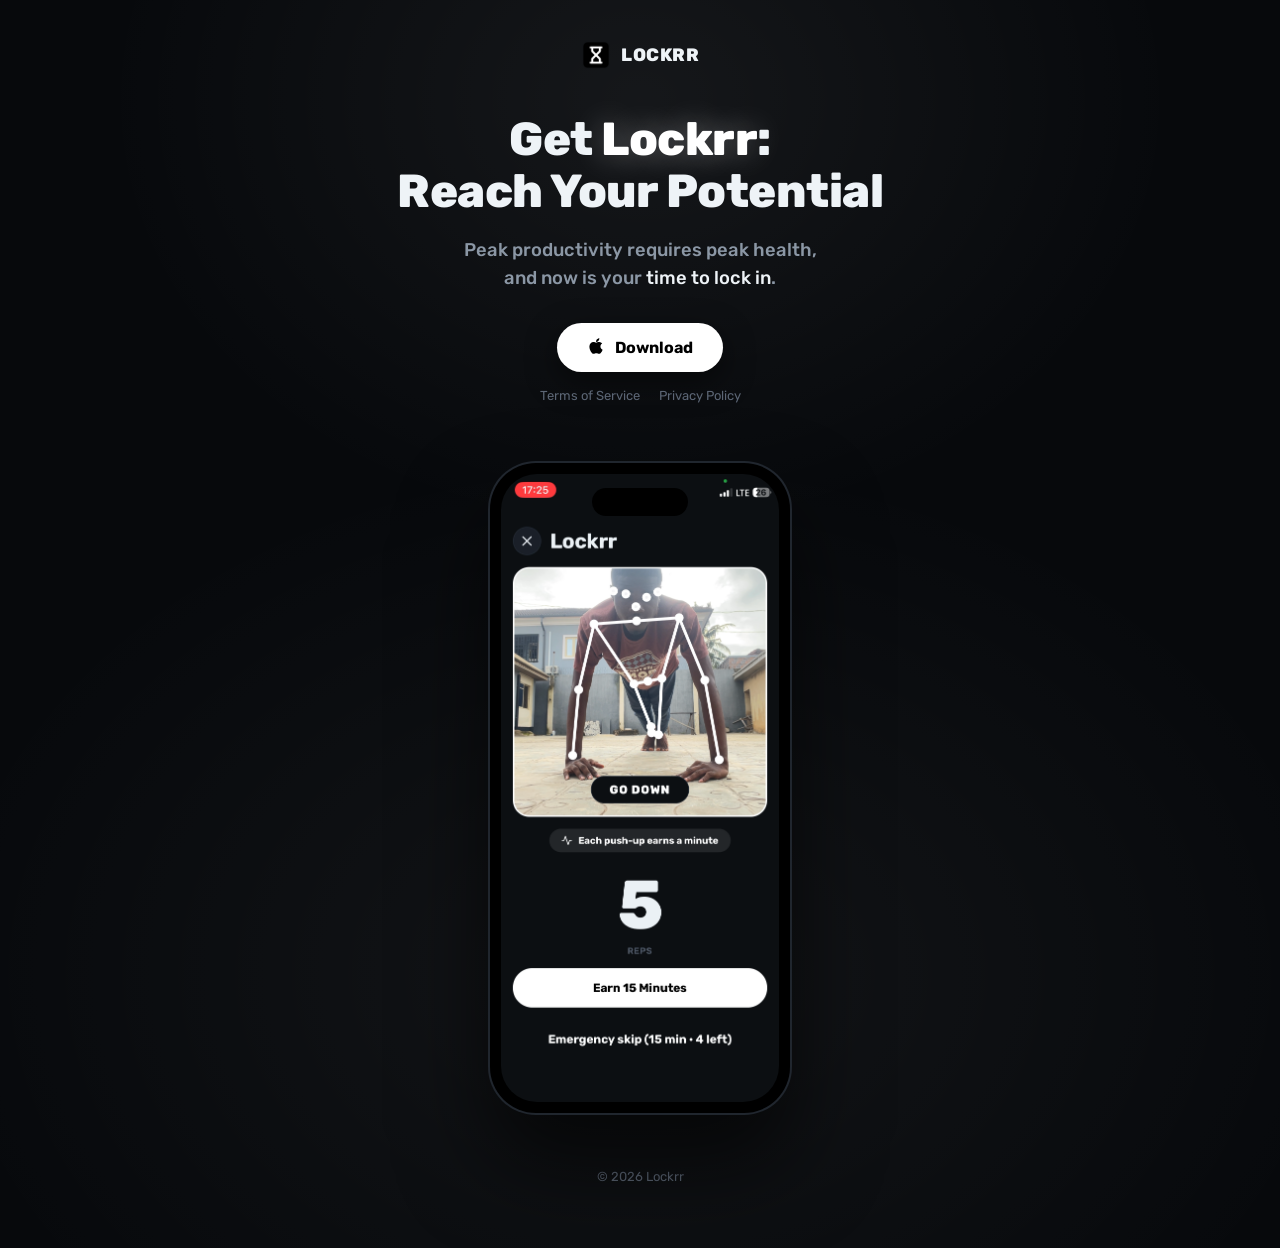
<file: index.html>
<!doctype html>
<html lang="en">
  <head>
    <meta charset="utf-8" />
    <meta name="viewport" content="width=device-width, initial-scale=1" />
    <title>Lockrr — Earn Your Screen Time</title>
    <meta
      name="description"
      content="Lockrr blocks distracting apps and makes you earn screen time with camera-counted push-ups. Peak productivity requires peak health." />
    <meta property="og:title" content="Lockrr — Earn Your Screen Time" />
    <meta
      property="og:description"
      content="Block distracting apps. Exercise to unlock them. Reach your potential." />
    <link rel="preconnect" href="https://fonts.googleapis.com" />
    <link rel="preconnect" href="https://fonts.gstatic.com" crossorigin />
    <link
      href="https://fonts.googleapis.com/css2?family=Rubik:wght@400;500;600;700;800&display=swap"
      rel="stylesheet" />
    <style>
      :root {
        --bg: #07090c;
        --surface: #151c24;
        --border: #26303b;
        --text: #eef3f7;
        --text-secondary: #8b97a5;
        --text-muted: #5c6675;
        --accent: #ffffff;
        --maxw: 640px;
      }
      * {
        box-sizing: border-box;
      }
      html {
        -webkit-text-size-adjust: 100%;
      }
      body {
        margin: 0;
        background: var(--bg);
        color: var(--text);
        font-family: "Rubik", system-ui, -apple-system, "Segoe UI", sans-serif;
        -webkit-font-smoothing: antialiased;
        text-rendering: optimizeLegibility;
        /* Subtle vignette + glow behind the hero, like the reference. */
        background-image:
          radial-gradient(60% 50% at 50% 8%, rgba(255, 255, 255, 0.06), transparent 70%),
          radial-gradient(80% 60% at 50% 78%, rgba(255, 255, 255, 0.05), transparent 70%);
        background-repeat: no-repeat;
      }

      .page {
        max-width: var(--maxw);
        margin: 0 auto;
        padding: 40px 24px 64px;
        text-align: center;
        display: flex;
        flex-direction: column;
        align-items: center;
      }

      /* Brand mark */
      .brand {
        display: inline-flex;
        align-items: center;
        gap: 10px;
        margin-bottom: 44px;
      }
      .brand img {
        width: 30px;
        height: 30px;
      }
      .brand span {
        font-weight: 800;
        font-size: 18px;
        letter-spacing: 0.5px;
      }

      /* Hero copy */
      h1 {
        font-size: clamp(2rem, 7vw, 2.9rem);
        line-height: 1.12;
        font-weight: 800;
        letter-spacing: -0.5px;
        margin: 0 0 18px;
      }
      h1 .hl {
        color: var(--accent);
        text-shadow: 0 0 30px rgba(255, 255, 255, 0.35);
      }
      .subtitle {
        max-width: 30ch;
        margin: 0 auto;
        color: var(--text-secondary);
        font-size: clamp(1rem, 2.4vw, 1.15rem);
        line-height: 1.55;
        font-weight: 500;
      }
      .subtitle .hl {
        color: var(--text);
      }

      /* Download button */
      .download {
        display: inline-flex;
        align-items: center;
        gap: 10px;
        margin-top: 30px;
        padding: 15px 30px;
        background: var(--accent);
        color: #000;
        font-weight: 700;
        font-size: 16px;
        text-decoration: none;
        border-radius: 999px;
        transition: transform 0.15s ease, box-shadow 0.15s ease;
        box-shadow: 0 10px 30px rgba(0, 0, 0, 0.5);
      }
      .download:hover {
        transform: translateY(-1px);
        box-shadow: 0 14px 38px rgba(0, 0, 0, 0.6);
      }
      .download svg {
        width: 18px;
        height: 18px;
        fill: #000;
        margin-top: -2px;
      }

      .legal {
        margin-top: 16px;
        font-size: 13px;
      }
      .legal a {
        color: var(--text-muted);
        text-decoration: none;
        margin: 0 8px;
      }
      .legal a:hover {
        color: var(--text-secondary);
      }

      /* Phone mockup */
      .phone-wrap {
        position: relative;
        margin-top: 60px;
        display: flex;
        justify-content: center;
      }
      .phone-wrap::before {
        content: "";
        position: absolute;
        inset: -8% -10% 4%;
        background: radial-gradient(50% 45% at 50% 45%, rgba(255, 255, 255, 0.08), transparent 70%);
        z-index: 0;
      }
      .phone {
        position: relative;
        z-index: 1;
        width: clamp(250px, 74vw, 300px);
        aspect-ratio: 9 / 19.5;
        background: #000;
        border-radius: 46px;
        padding: 11px;
        box-shadow:
          0 0 0 2px #20262e,
          0 50px 90px rgba(0, 0, 0, 0.65);
      }
      .phone-screen {
        position: relative;
        width: 100%;
        height: 100%;
        border-radius: 36px;
        overflow: hidden;
        background: var(--bg);
      }
      .phone-screen img {
        width: 100%;
        height: 100%;
        object-fit: cover;
        display: block;
      }
      .island {
        position: absolute;
        top: 14px;
        left: 50%;
        transform: translateX(-50%);
        width: 96px;
        height: 28px;
        background: #000;
        border-radius: 16px;
        z-index: 2;
      }

      footer {
        margin-top: 56px;
        color: var(--text-muted);
        font-size: 13px;
        text-align: center;
      }

      @media (max-width: 480px) {
        .page {
          padding: 28px 20px 48px;
        }
        .brand {
          margin-bottom: 32px;
        }
      }
    </style>
  </head>
  <body>
    <main class="page">
      <div class="brand">
        <img src="lockrr.png" alt="" />
        <span>LOCKRR</span>
      </div>

      <h1>
        Get <span class="hl">Lockrr</span>:<br />
        Reach Your Potential
      </h1>
      <p class="subtitle">
        Peak productivity requires peak health, and now is your
        <span class="hl">time to lock in</span>.
      </p>

      <!-- Replace href with your App Store link when live. -->
      <a class="download" href="#">
        <svg viewBox="0 0 384 512" aria-hidden="true">
          <path
            d="M318.7 268.7c-.2-36.7 16.4-64.4 50-84.8-18.8-26.9-47.2-41.7-84.7-44.6-35.5-2.8-74.3 20.7-88.5 20.7-15 0-49.4-19.7-76.4-19.7C63.3 141.2 4 184.8 4 273.5q0 39.3 14.4 81.2c12.8 36.7 59 126.7 107.2 125.2 25.2-.6 43-17.9 75.8-17.9 31.8 0 48.3 17.9 76.4 17.9 48.6-.7 90.4-82.5 102.6-119.3-65.2-30.7-61.7-90-61.7-91.9zM262.1 104.5c27.3-32.4 24.8-61.9 24-72.5-24.1 1.4-52 16.4-67.9 34.9-17.5 19.8-27.8 44.3-25.6 71.9 26.1 2 49.9-11.4 69.5-34.3z" />
        </svg>
        Download
      </a>

      <div class="legal">
        <a href="terms.html">Terms of Service</a>
        <a href="privacy.html">Privacy Policy</a>
      </div>

      <div class="phone-wrap">
        <div class="phone">
          <div class="phone-screen">
            <div class="island"></div>
            <img src="pushup.PNG" alt="The Lockrr app counting push-ups to earn screen time" />
          </div>
        </div>
      </div>

      <footer>© 2026 Lockrr</footer>
    </main>
  </body>
</html>
</file>
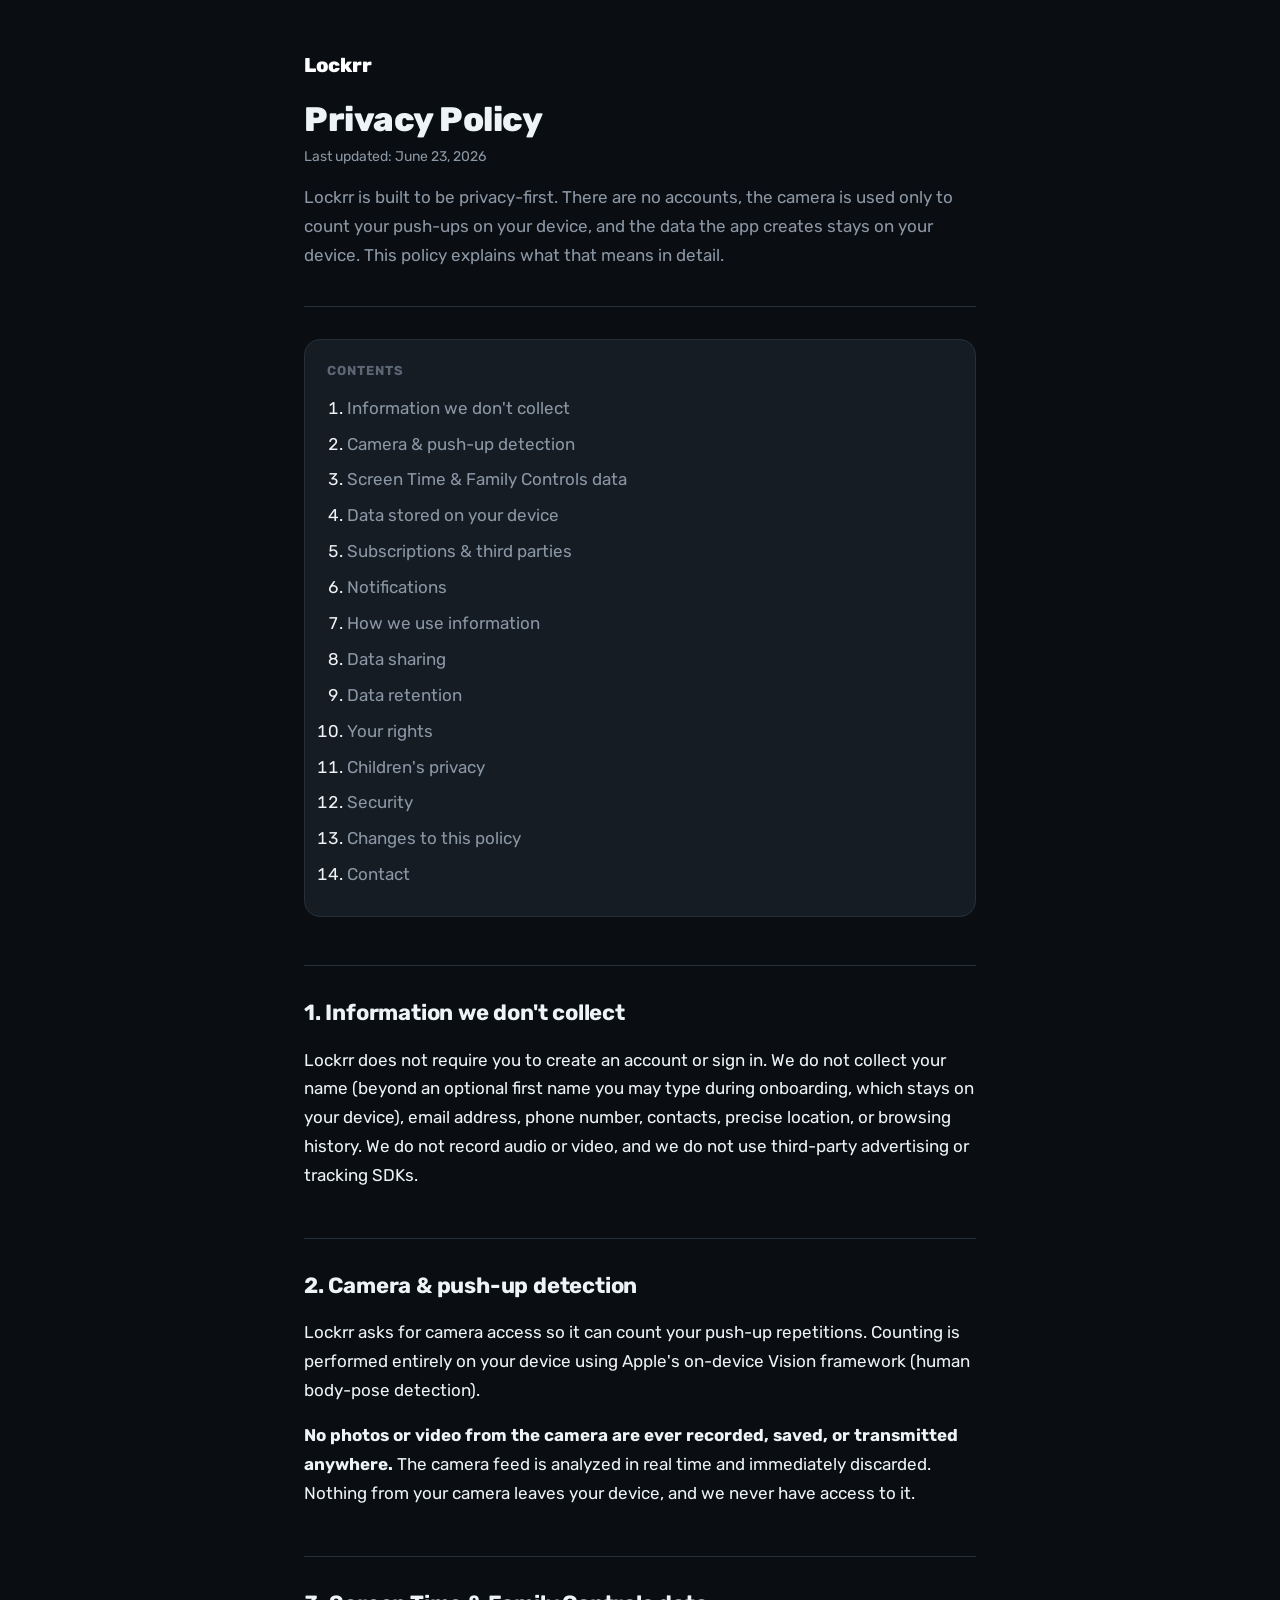
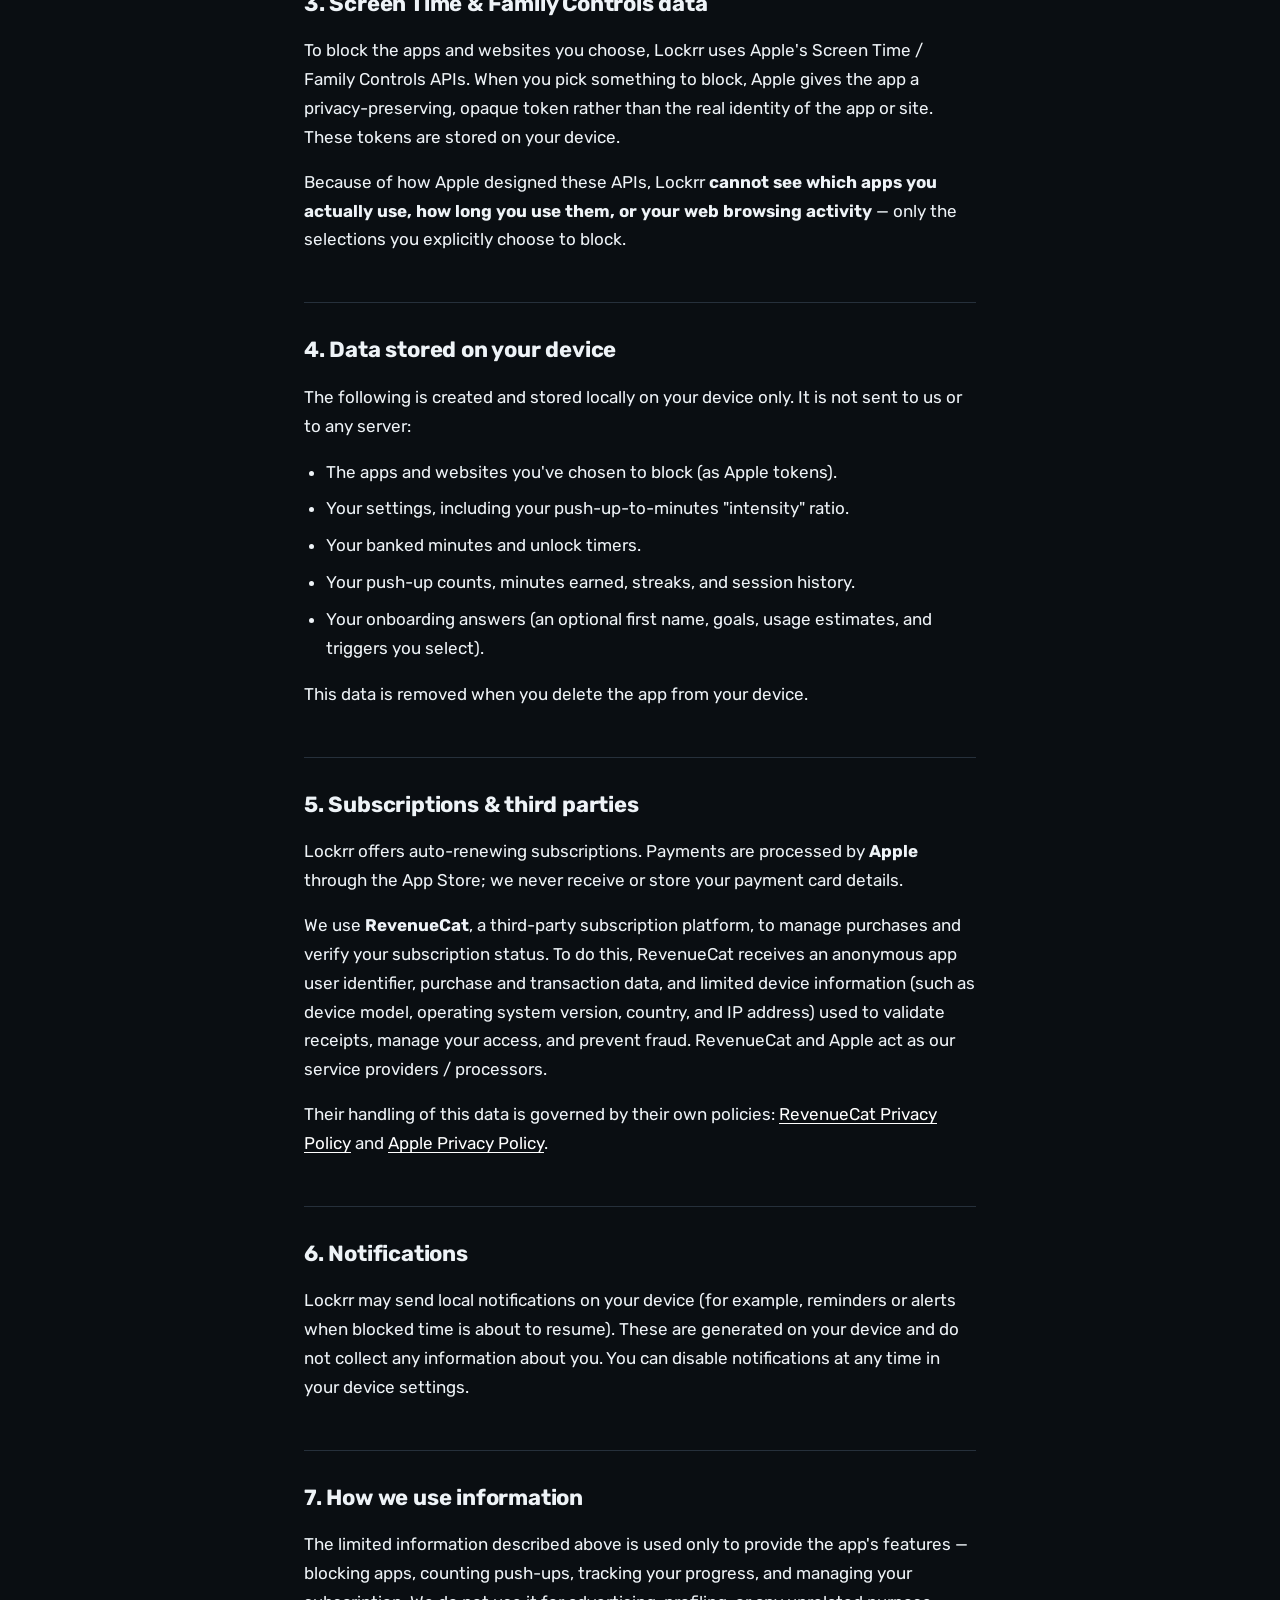
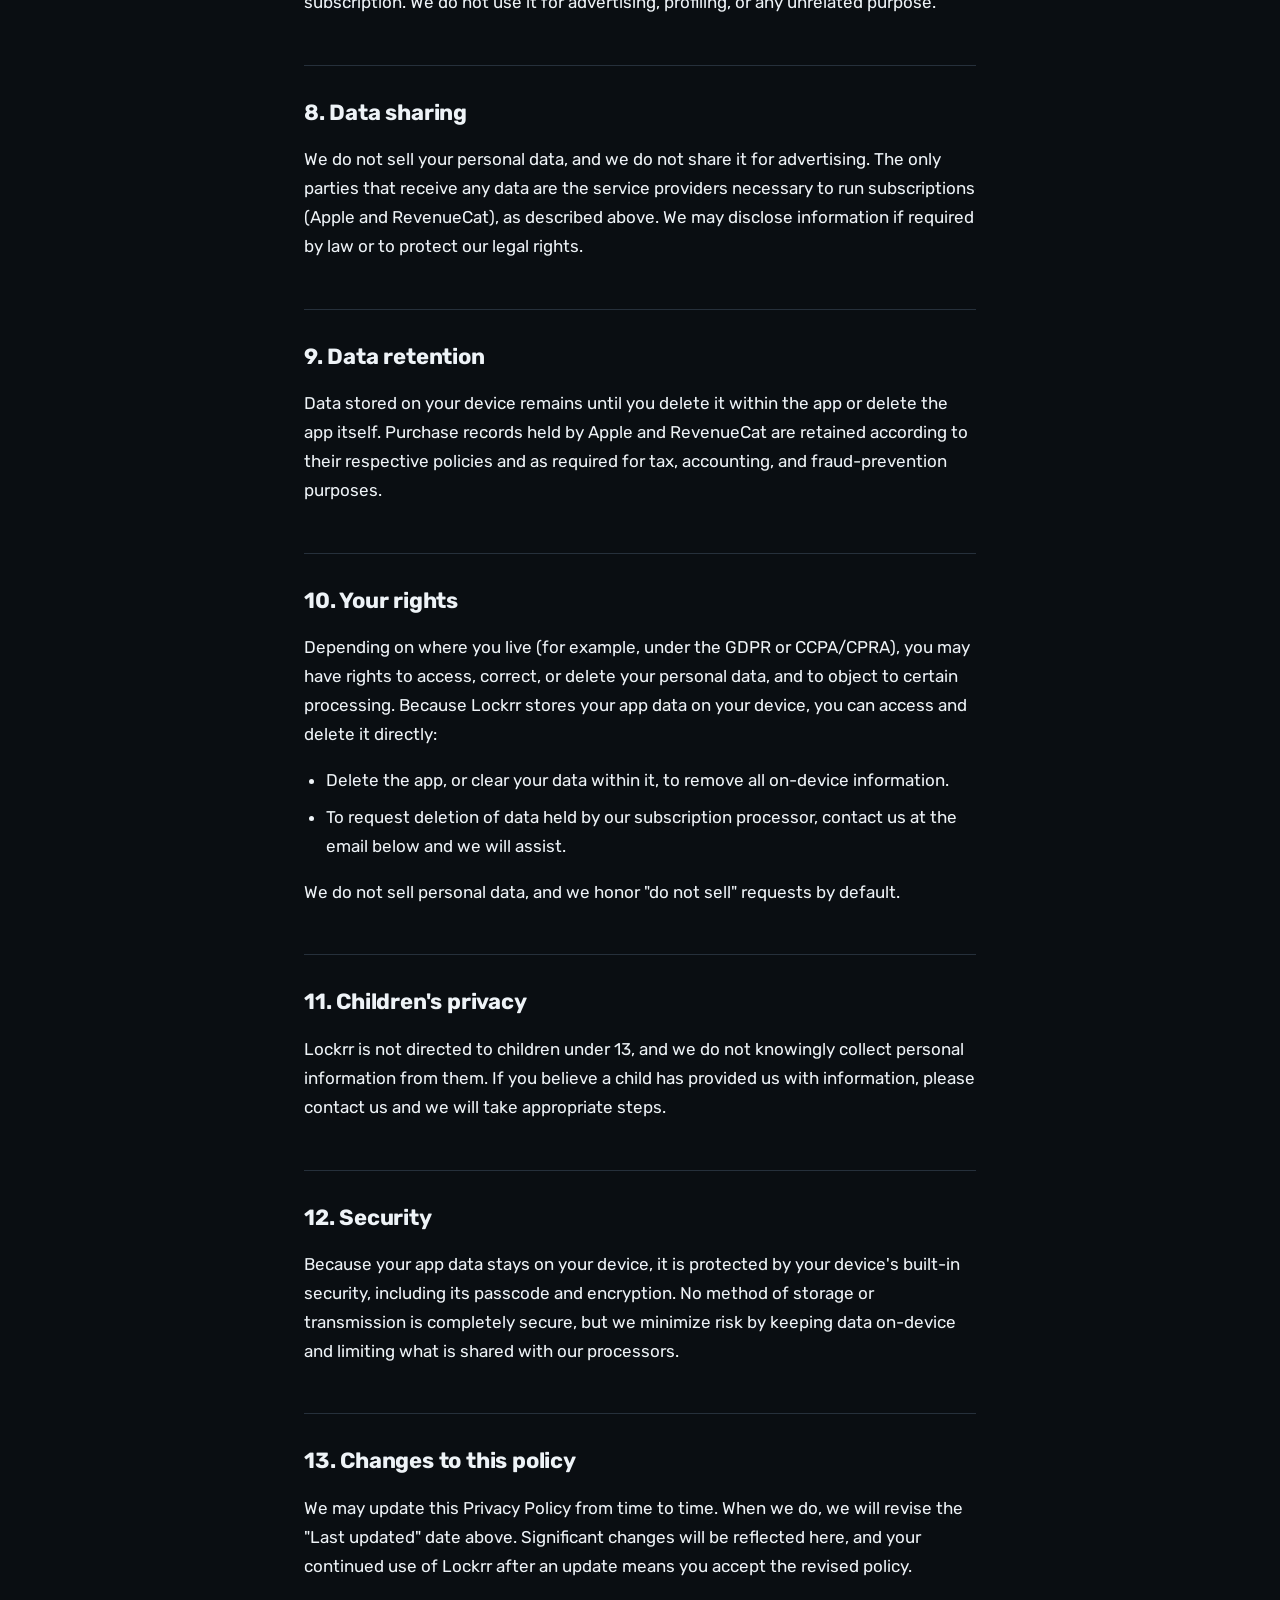
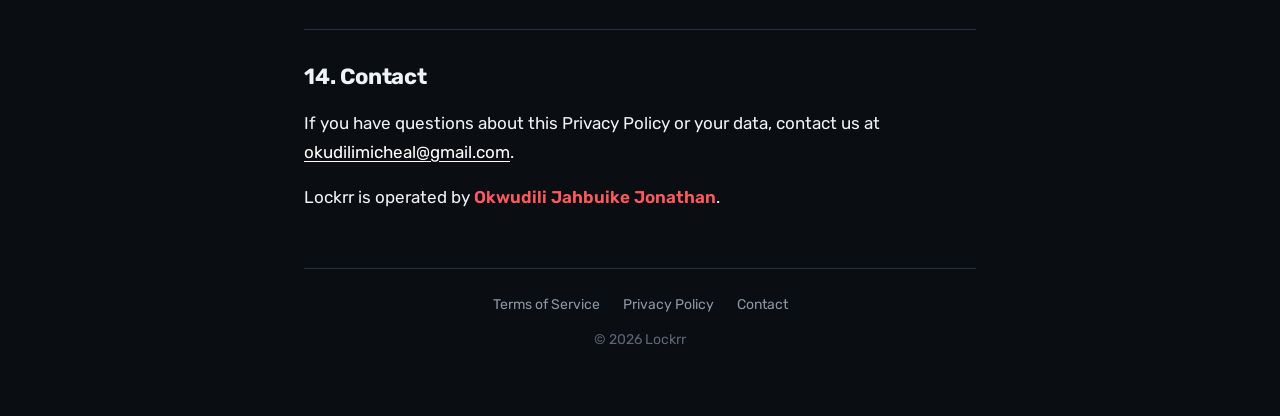
<file: privacy.html>
<!doctype html>
<html lang="en">
  <head>
    <meta charset="utf-8" />
    <meta name="viewport" content="width=device-width, initial-scale=1" />
    <title>Privacy Policy · Lockrr</title>
    <meta
      name="description"
      content="Lockrr's Privacy Policy. Lockrr is privacy-first: no accounts, on-device push-up detection, and your data stays on your device." />
    <link rel="preconnect" href="https://fonts.googleapis.com" />
    <link rel="preconnect" href="https://fonts.gstatic.com" crossorigin />
    <link
      href="https://fonts.googleapis.com/css2?family=Rubik:wght@400;500;600;700;800&display=swap"
      rel="stylesheet" />
    <link rel="stylesheet" href="styles.css" />
  </head>
  <body>
    <div class="wrap">
      <header class="site-header">
        <a class="wordmark" href="https://www.lockrr.fun">Lockrr</a>
        <h1 class="page-title">Privacy Policy</h1>
        <p class="updated">Last updated: June 23, 2026</p>
        <p class="lead">
          Lockrr is built to be privacy-first. There are no accounts, the camera
          is used only to count your push-ups on your device, and the data the
          app creates stays on your device. This policy explains what that means
          in detail.
        </p>
      </header>

      <nav class="toc" aria-label="Table of contents">
        <h2>Contents</h2>
        <ol>
          <li><a href="#no-collect">Information we don't collect</a></li>
          <li><a href="#camera">Camera &amp; push-up detection</a></li>
          <li><a href="#screen-time">Screen Time &amp; Family Controls data</a></li>
          <li><a href="#on-device">Data stored on your device</a></li>
          <li><a href="#subscriptions">Subscriptions &amp; third parties</a></li>
          <li><a href="#notifications">Notifications</a></li>
          <li><a href="#use">How we use information</a></li>
          <li><a href="#sharing">Data sharing</a></li>
          <li><a href="#retention">Data retention</a></li>
          <li><a href="#rights">Your rights</a></li>
          <li><a href="#children">Children's privacy</a></li>
          <li><a href="#security">Security</a></li>
          <li><a href="#changes">Changes to this policy</a></li>
          <li><a href="#contact">Contact</a></li>
        </ol>
      </nav>

      <main>
        <section>
          <h2 id="no-collect">1. Information we don't collect</h2>
          <p>
            Lockrr does not require you to create an account or sign in. We do
            not collect your name (beyond an optional first name you may type
            during onboarding, which stays on your device), email address, phone
            number, contacts, precise location, or browsing history. We do not
            record audio or video, and we do not use third-party advertising or
            tracking SDKs.
          </p>
        </section>

        <section>
          <h2 id="camera">2. Camera &amp; push-up detection</h2>
          <p>
            Lockrr asks for camera access so it can count your push-up
            repetitions. Counting is performed entirely on your device using
            Apple's on-device Vision framework (human body-pose detection).
          </p>
          <p>
            <strong>
              No photos or video from the camera are ever recorded, saved, or
              transmitted anywhere.
            </strong>
            The camera feed is analyzed in real time and immediately discarded.
            Nothing from your camera leaves your device, and we never have access
            to it.
          </p>
        </section>

        <section>
          <h2 id="screen-time">3. Screen Time &amp; Family Controls data</h2>
          <p>
            To block the apps and websites you choose, Lockrr uses Apple's Screen
            Time / Family Controls APIs. When you pick something to block, Apple
            gives the app a privacy-preserving, opaque token rather than the real
            identity of the app or site. These tokens are stored on your device.
          </p>
          <p>
            Because of how Apple designed these APIs, Lockrr
            <strong>cannot see which apps you actually use, how long you use
            them, or your web browsing activity</strong> — only the selections
            you explicitly choose to block.
          </p>
        </section>

        <section>
          <h2 id="on-device">4. Data stored on your device</h2>
          <p>
            The following is created and stored locally on your device only. It
            is not sent to us or to any server:
          </p>
          <ul>
            <li>The apps and websites you've chosen to block (as Apple tokens).</li>
            <li>Your settings, including your push-up-to-minutes "intensity" ratio.</li>
            <li>Your banked minutes and unlock timers.</li>
            <li>Your push-up counts, minutes earned, streaks, and session history.</li>
            <li>
              Your onboarding answers (an optional first name, goals, usage
              estimates, and triggers you select).
            </li>
          </ul>
          <p>
            This data is removed when you delete the app from your device.
          </p>
        </section>

        <section>
          <h2 id="subscriptions">5. Subscriptions &amp; third parties</h2>
          <p>
            Lockrr offers auto-renewing subscriptions. Payments are processed by
            <strong>Apple</strong> through the App Store; we never receive or
            store your payment card details.
          </p>
          <p>
            We use <strong>RevenueCat</strong>, a third-party subscription
            platform, to manage purchases and verify your subscription status.
            To do this, RevenueCat receives an anonymous app user identifier,
            purchase and transaction data, and limited device information (such
            as device model, operating system version, country, and IP address)
            used to validate receipts, manage your access, and prevent fraud.
            RevenueCat and Apple act as our service providers / processors.
          </p>
          <p>
            Their handling of this data is governed by their own policies:
            <a href="https://www.revenuecat.com/privacy" rel="noopener" target="_blank">RevenueCat Privacy Policy</a>
            and
            <a href="https://www.apple.com/legal/privacy/" rel="noopener" target="_blank">Apple Privacy Policy</a>.
          </p>
        </section>

        <section>
          <h2 id="notifications">6. Notifications</h2>
          <p>
            Lockrr may send local notifications on your device (for example,
            reminders or alerts when blocked time is about to resume). These are
            generated on your device and do not collect any information about
            you. You can disable notifications at any time in your device
            settings.
          </p>
        </section>

        <section>
          <h2 id="use">7. How we use information</h2>
          <p>
            The limited information described above is used only to provide the
            app's features — blocking apps, counting push-ups, tracking your
            progress, and managing your subscription. We do not use it for
            advertising, profiling, or any unrelated purpose.
          </p>
        </section>

        <section>
          <h2 id="sharing">8. Data sharing</h2>
          <p>
            We do not sell your personal data, and we do not share it for
            advertising. The only parties that receive any data are the service
            providers necessary to run subscriptions (Apple and RevenueCat), as
            described above. We may disclose information if required by law or to
            protect our legal rights.
          </p>
        </section>

        <section>
          <h2 id="retention">9. Data retention</h2>
          <p>
            Data stored on your device remains until you delete it within the app
            or delete the app itself. Purchase records held by Apple and
            RevenueCat are retained according to their respective policies and as
            required for tax, accounting, and fraud-prevention purposes.
          </p>
        </section>

        <section>
          <h2 id="rights">10. Your rights</h2>
          <p>
            Depending on where you live (for example, under the GDPR or CCPA/CPRA),
            you may have rights to access, correct, or delete your personal data,
            and to object to certain processing. Because Lockrr stores your app
            data on your device, you can access and delete it directly:
          </p>
          <ul>
            <li>
              Delete the app, or clear your data within it, to remove all
              on-device information.
            </li>
            <li>
              To request deletion of data held by our subscription processor,
              contact us at the email below and we will assist.
            </li>
          </ul>
          <p>We do not sell personal data, and we honor "do not sell" requests by default.</p>
        </section>

        <section>
          <h2 id="children">11. Children's privacy</h2>
          <p>
            Lockrr is not directed to children under 13, and we do not knowingly
            collect personal information from them. If you believe a child has
            provided us with information, please contact us and we will take
            appropriate steps.
          </p>
        </section>

        <section>
          <h2 id="security">12. Security</h2>
          <p>
            Because your app data stays on your device, it is protected by your
            device's built-in security, including its passcode and encryption. No
            method of storage or transmission is completely secure, but we
            minimize risk by keeping data on-device and limiting what is shared
            with our processors.
          </p>
        </section>

        <section>
          <h2 id="changes">13. Changes to this policy</h2>
          <p>
            We may update this Privacy Policy from time to time. When we do, we
            will revise the "Last updated" date above. Significant changes will be
            reflected here, and your continued use of Lockrr after an update means
            you accept the revised policy.
          </p>
        </section>

        <section>
          <h2 id="contact">14. Contact</h2>
          <p>
            If you have questions about this Privacy Policy or your data, contact
            us at
            <a href="mailto:okudilimicheal@gmail.com">okudilimicheal@gmail.com</a>.
          </p>
          <p>
            Lockrr is operated by
            <span class="placeholder">Okwudili Jahbuike Jonathan</span>.
          </p>
        </section>
      </main>

      <footer class="site-footer">
        <nav>
          <a href="terms.html">Terms of Service</a>
          <a href="privacy.html">Privacy Policy</a>
          <a href="mailto:okudilimicheal@gmail.com">Contact</a>
        </nav>
        <p class="copy">© 2026 Lockrr</p>
      </footer>
    </div>
  </body>
</html>
</file>
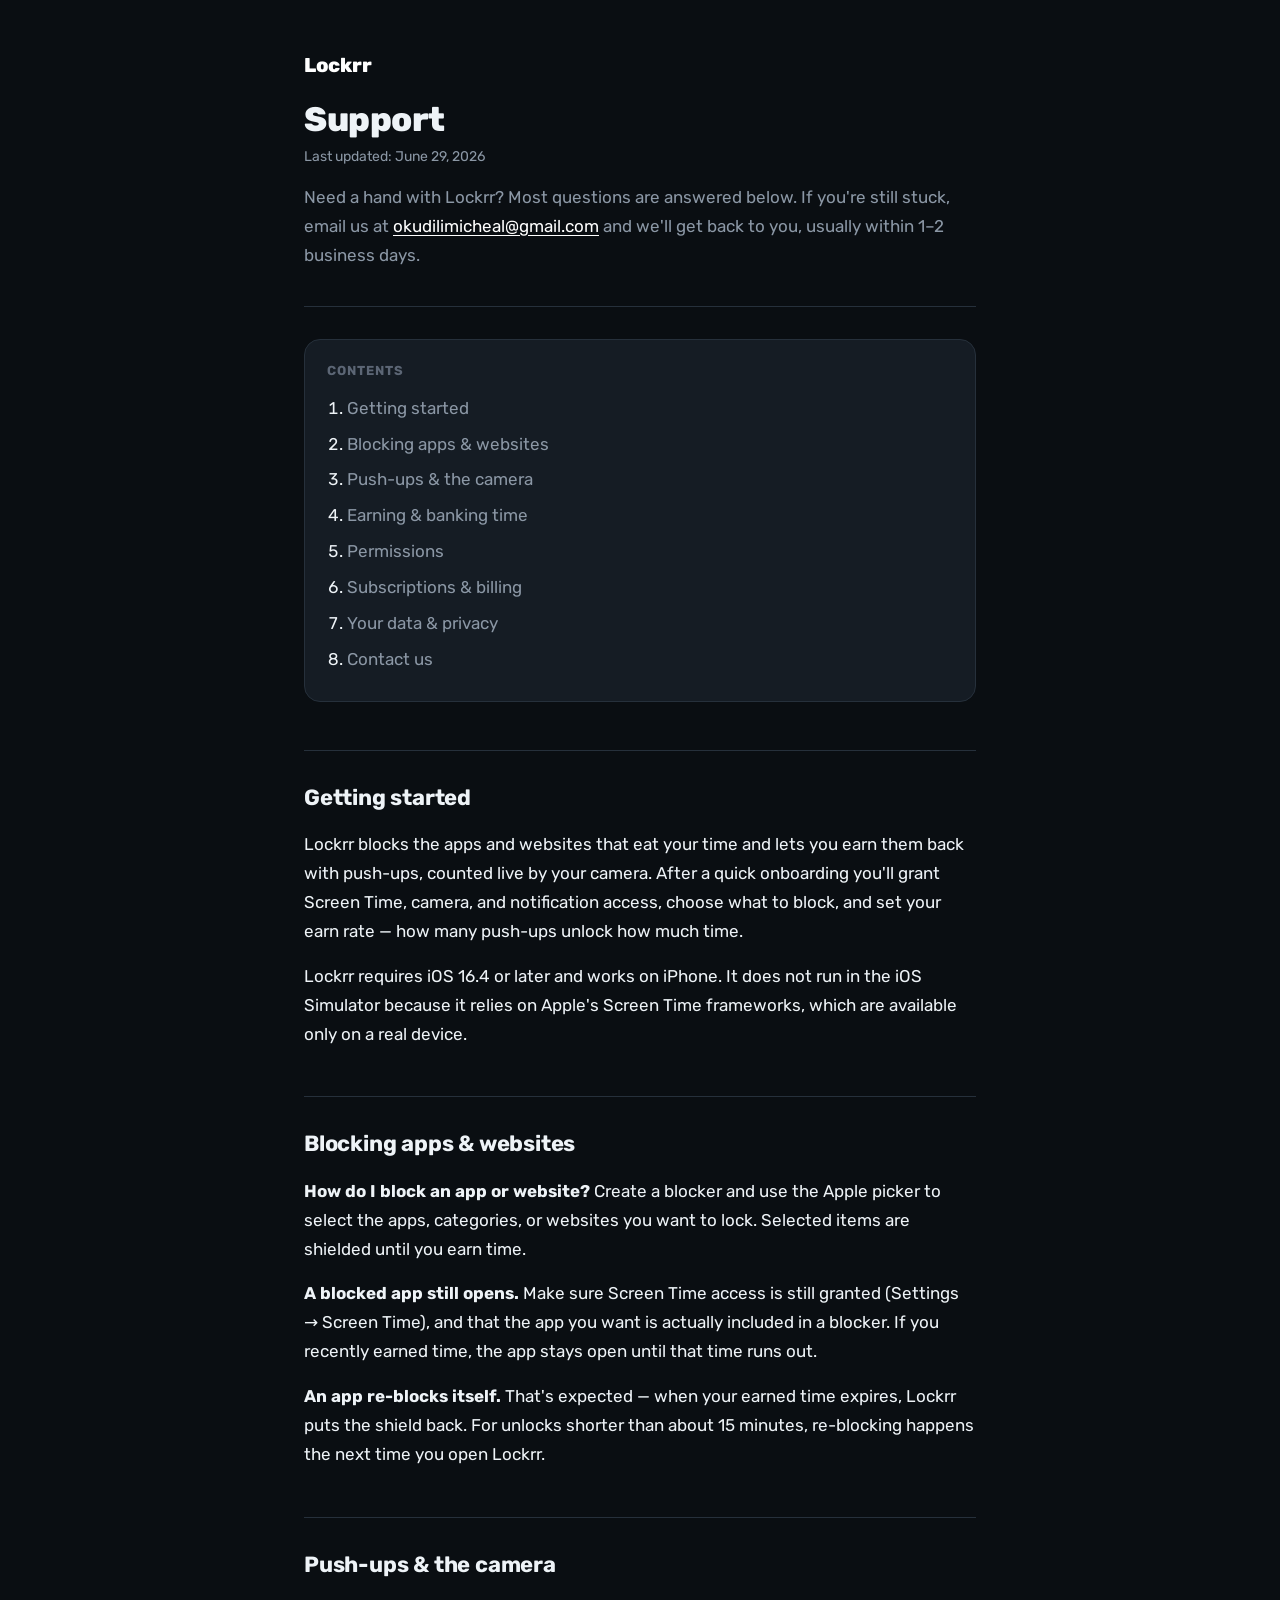
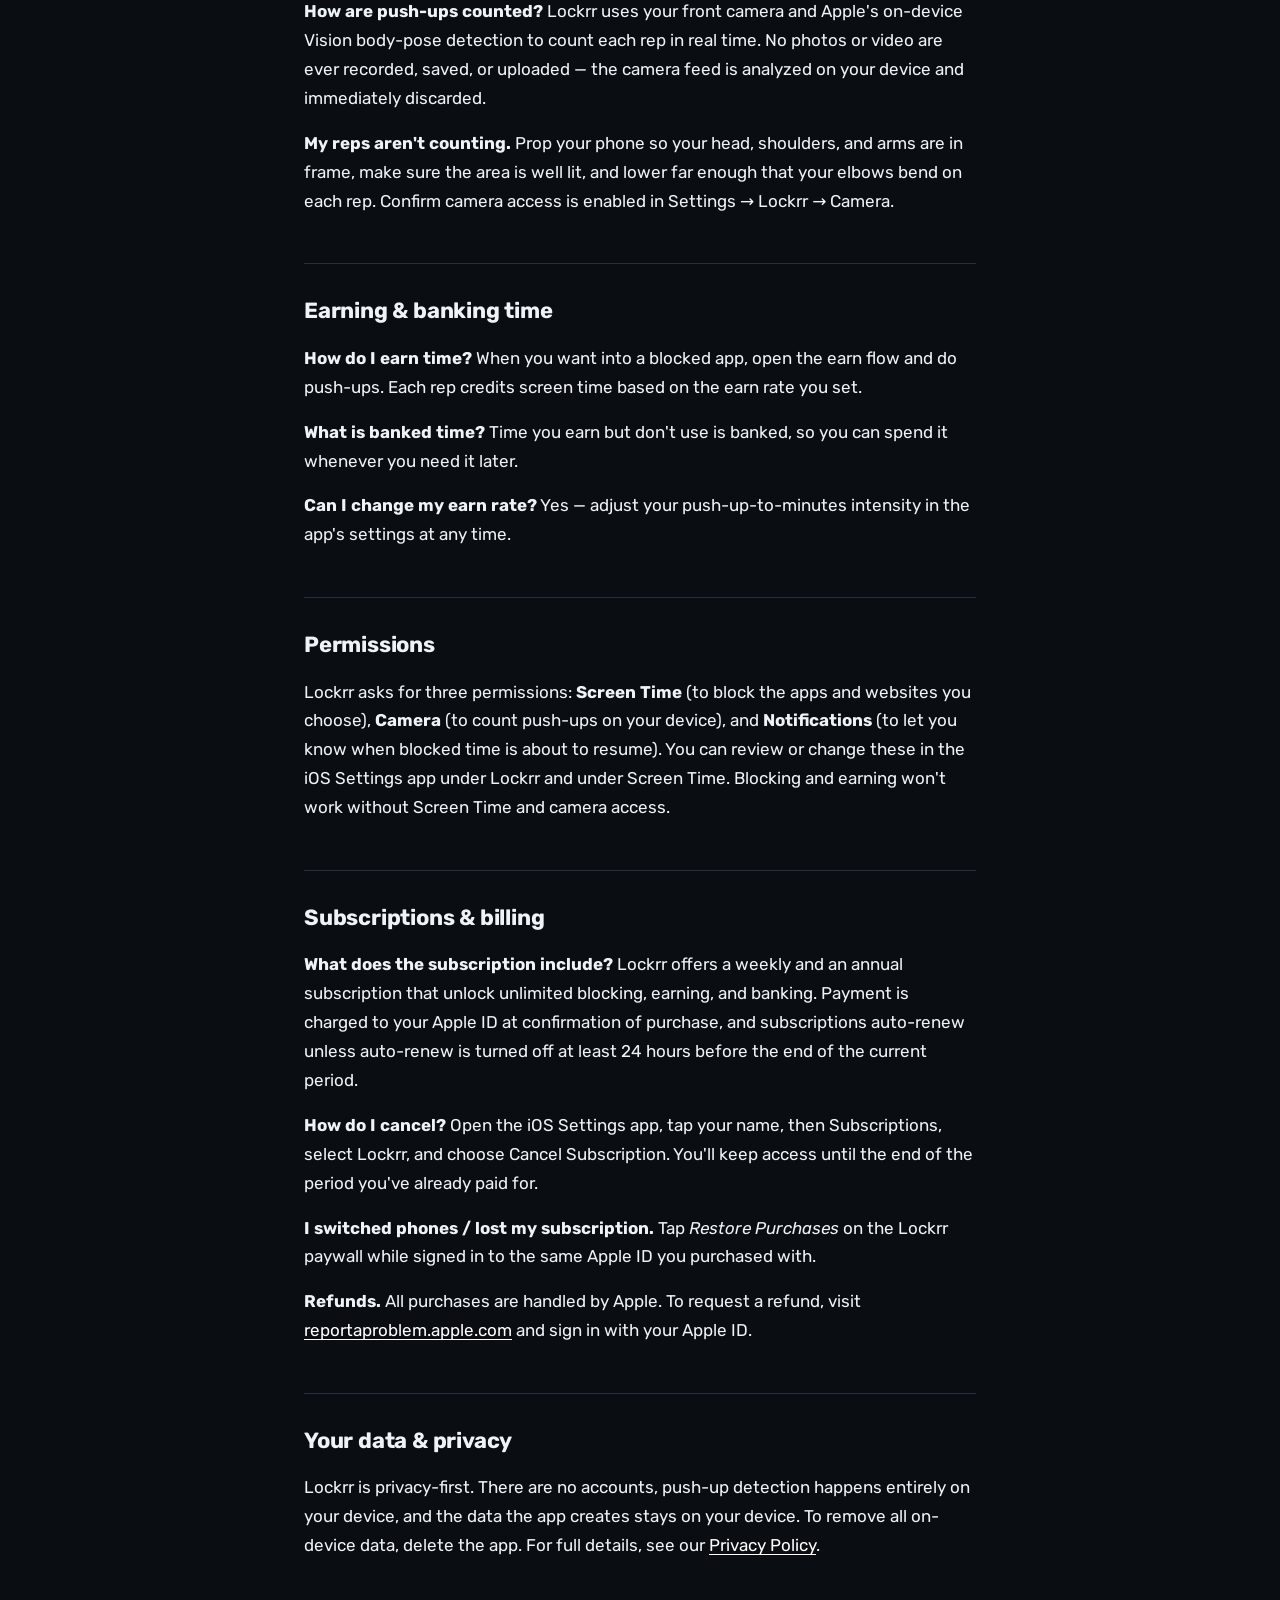
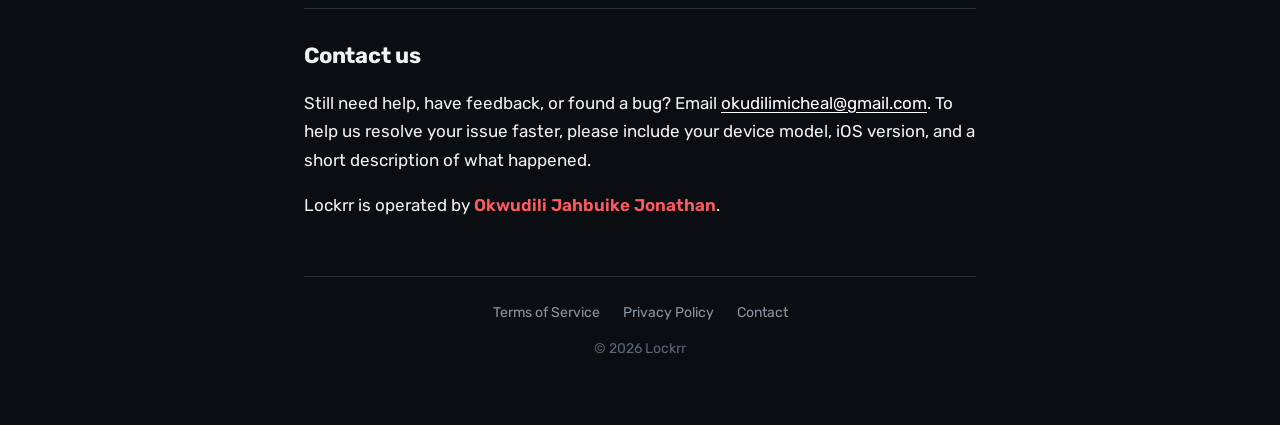
<file: support.html>
<!doctype html>
<html lang="en">
  <head>
    <meta charset="utf-8" />
    <meta name="viewport" content="width=device-width, initial-scale=1" />
    <title>Support · Lockrr</title>
    <meta
      name="description"
      content="Support and FAQ for Lockrr — block distracting apps and earn screen time back with camera-counted push-ups. Get help with blocking, push-ups, subscriptions, and your data." />
    <link rel="preconnect" href="https://fonts.googleapis.com" />
    <link rel="preconnect" href="https://fonts.gstatic.com" crossorigin />
    <link
      href="https://fonts.googleapis.com/css2?family=Rubik:wght@400;500;600;700;800&display=swap"
      rel="stylesheet" />
    <link rel="stylesheet" href="styles.css" />
  </head>
  <body>
    <div class="wrap">
      <header class="site-header">
        <a class="wordmark" href="https://lockrr.app">Lockrr</a>
        <h1 class="page-title">Support</h1>
        <p class="updated">Last updated: June 29, 2026</p>
        <p class="lead">
          Need a hand with Lockrr? Most questions are answered below. If you're
          still stuck, email us at
          <a href="mailto:okudilimicheal@gmail.com">okudilimicheal@gmail.com</a>
          and we'll get back to you, usually within 1–2 business days.
        </p>
      </header>

      <nav class="toc" aria-label="Table of contents">
        <h2>Contents</h2>
        <ol>
          <li><a href="#getting-started">Getting started</a></li>
          <li><a href="#blocking">Blocking apps &amp; websites</a></li>
          <li><a href="#pushups">Push-ups &amp; the camera</a></li>
          <li><a href="#earning">Earning &amp; banking time</a></li>
          <li><a href="#permissions">Permissions</a></li>
          <li><a href="#subscriptions">Subscriptions &amp; billing</a></li>
          <li><a href="#data">Your data &amp; privacy</a></li>
          <li><a href="#contact">Contact us</a></li>
        </ol>
      </nav>

      <main>
        <section>
          <h2 id="getting-started">Getting started</h2>
          <p>
            Lockrr blocks the apps and websites that eat your time and lets you
            earn them back with push-ups, counted live by your camera. After a
            quick onboarding you'll grant Screen Time, camera, and notification
            access, choose what to block, and set your earn rate — how many
            push-ups unlock how much time.
          </p>
          <p>
            Lockrr requires iOS 16.4 or later and works on iPhone. It does not
            run in the iOS Simulator because it relies on Apple's Screen Time
            frameworks, which are available only on a real device.
          </p>
        </section>

        <section>
          <h2 id="blocking">Blocking apps &amp; websites</h2>
          <p>
            <strong>How do I block an app or website?</strong> Create a blocker
            and use the Apple picker to select the apps, categories, or websites
            you want to lock. Selected items are shielded until you earn time.
          </p>
          <p>
            <strong>A blocked app still opens.</strong> Make sure Screen Time
            access is still granted (Settings → Screen Time), and that the app
            you want is actually included in a blocker. If you recently earned
            time, the app stays open until that time runs out.
          </p>
          <p>
            <strong>An app re-blocks itself.</strong> That's expected — when your
            earned time expires, Lockrr puts the shield back. For unlocks shorter
            than about 15 minutes, re-blocking happens the next time you open
            Lockrr.
          </p>
        </section>

        <section>
          <h2 id="pushups">Push-ups &amp; the camera</h2>
          <p>
            <strong>How are push-ups counted?</strong> Lockrr uses your front
            camera and Apple's on-device Vision body-pose detection to count each
            rep in real time. No photos or video are ever recorded, saved, or
            uploaded — the camera feed is analyzed on your device and immediately
            discarded.
          </p>
          <p>
            <strong>My reps aren't counting.</strong> Prop your phone so your
            head, shoulders, and arms are in frame, make sure the area is well
            lit, and lower far enough that your elbows bend on each rep. Confirm
            camera access is enabled in Settings → Lockrr → Camera.
          </p>
        </section>

        <section>
          <h2 id="earning">Earning &amp; banking time</h2>
          <p>
            <strong>How do I earn time?</strong> When you want into a blocked
            app, open the earn flow and do push-ups. Each rep credits screen time
            based on the earn rate you set.
          </p>
          <p>
            <strong>What is banked time?</strong> Time you earn but don't use is
            banked, so you can spend it whenever you need it later.
          </p>
          <p>
            <strong>Can I change my earn rate?</strong> Yes — adjust your
            push-up-to-minutes intensity in the app's settings at any time.
          </p>
        </section>

        <section>
          <h2 id="permissions">Permissions</h2>
          <p>
            Lockrr asks for three permissions: <strong>Screen Time</strong> (to
            block the apps and websites you choose), <strong>Camera</strong> (to
            count push-ups on your device), and <strong>Notifications</strong>
            (to let you know when blocked time is about to resume). You can review
            or change these in the iOS Settings app under Lockrr and under Screen
            Time. Blocking and earning won't work without Screen Time and camera
            access.
          </p>
        </section>

        <section>
          <h2 id="subscriptions">Subscriptions &amp; billing</h2>
          <p>
            <strong>What does the subscription include?</strong> Lockrr offers a
            weekly and an annual subscription that unlock unlimited blocking,
            earning, and banking. Payment is charged to your Apple ID at
            confirmation of purchase, and subscriptions auto-renew unless
            auto-renew is turned off at least 24 hours before the end of the
            current period.
          </p>
          <p>
            <strong>How do I cancel?</strong> Open the iOS Settings app, tap your
            name, then Subscriptions, select Lockrr, and choose Cancel
            Subscription. You'll keep access until the end of the period you've
            already paid for.
          </p>
          <p>
            <strong>I switched phones / lost my subscription.</strong> Tap
            <em>Restore Purchases</em> on the Lockrr paywall while signed in to
            the same Apple ID you purchased with.
          </p>
          <p>
            <strong>Refunds.</strong> All purchases are handled by Apple. To
            request a refund, visit
            <a href="https://reportaproblem.apple.com" rel="noopener" target="_blank">reportaproblem.apple.com</a>
            and sign in with your Apple ID.
          </p>
        </section>

        <section>
          <h2 id="data">Your data &amp; privacy</h2>
          <p>
            Lockrr is privacy-first. There are no accounts, push-up detection
            happens entirely on your device, and the data the app creates stays
            on your device. To remove all on-device data, delete the app. For
            full details, see our
            <a href="privacy.html">Privacy Policy</a>.
          </p>
        </section>

        <section>
          <h2 id="contact">Contact us</h2>
          <p>
            Still need help, have feedback, or found a bug? Email
            <a href="mailto:okudilimicheal@gmail.com">okudilimicheal@gmail.com</a>.
            To help us resolve your issue faster, please include your device
            model, iOS version, and a short description of what happened.
          </p>
          <p>
            Lockrr is operated by
            <span class="placeholder">Okwudili Jahbuike Jonathan</span>.
          </p>
        </section>
      </main>

      <footer class="site-footer">
        <nav>
          <a href="terms.html">Terms of Service</a>
          <a href="privacy.html">Privacy Policy</a>
          <a href="mailto:okudilimicheal@gmail.com">Contact</a>
        </nav>
        <p class="copy">© 2026 Lockrr</p>
      </footer>
    </div>
  </body>
</html>
</file>
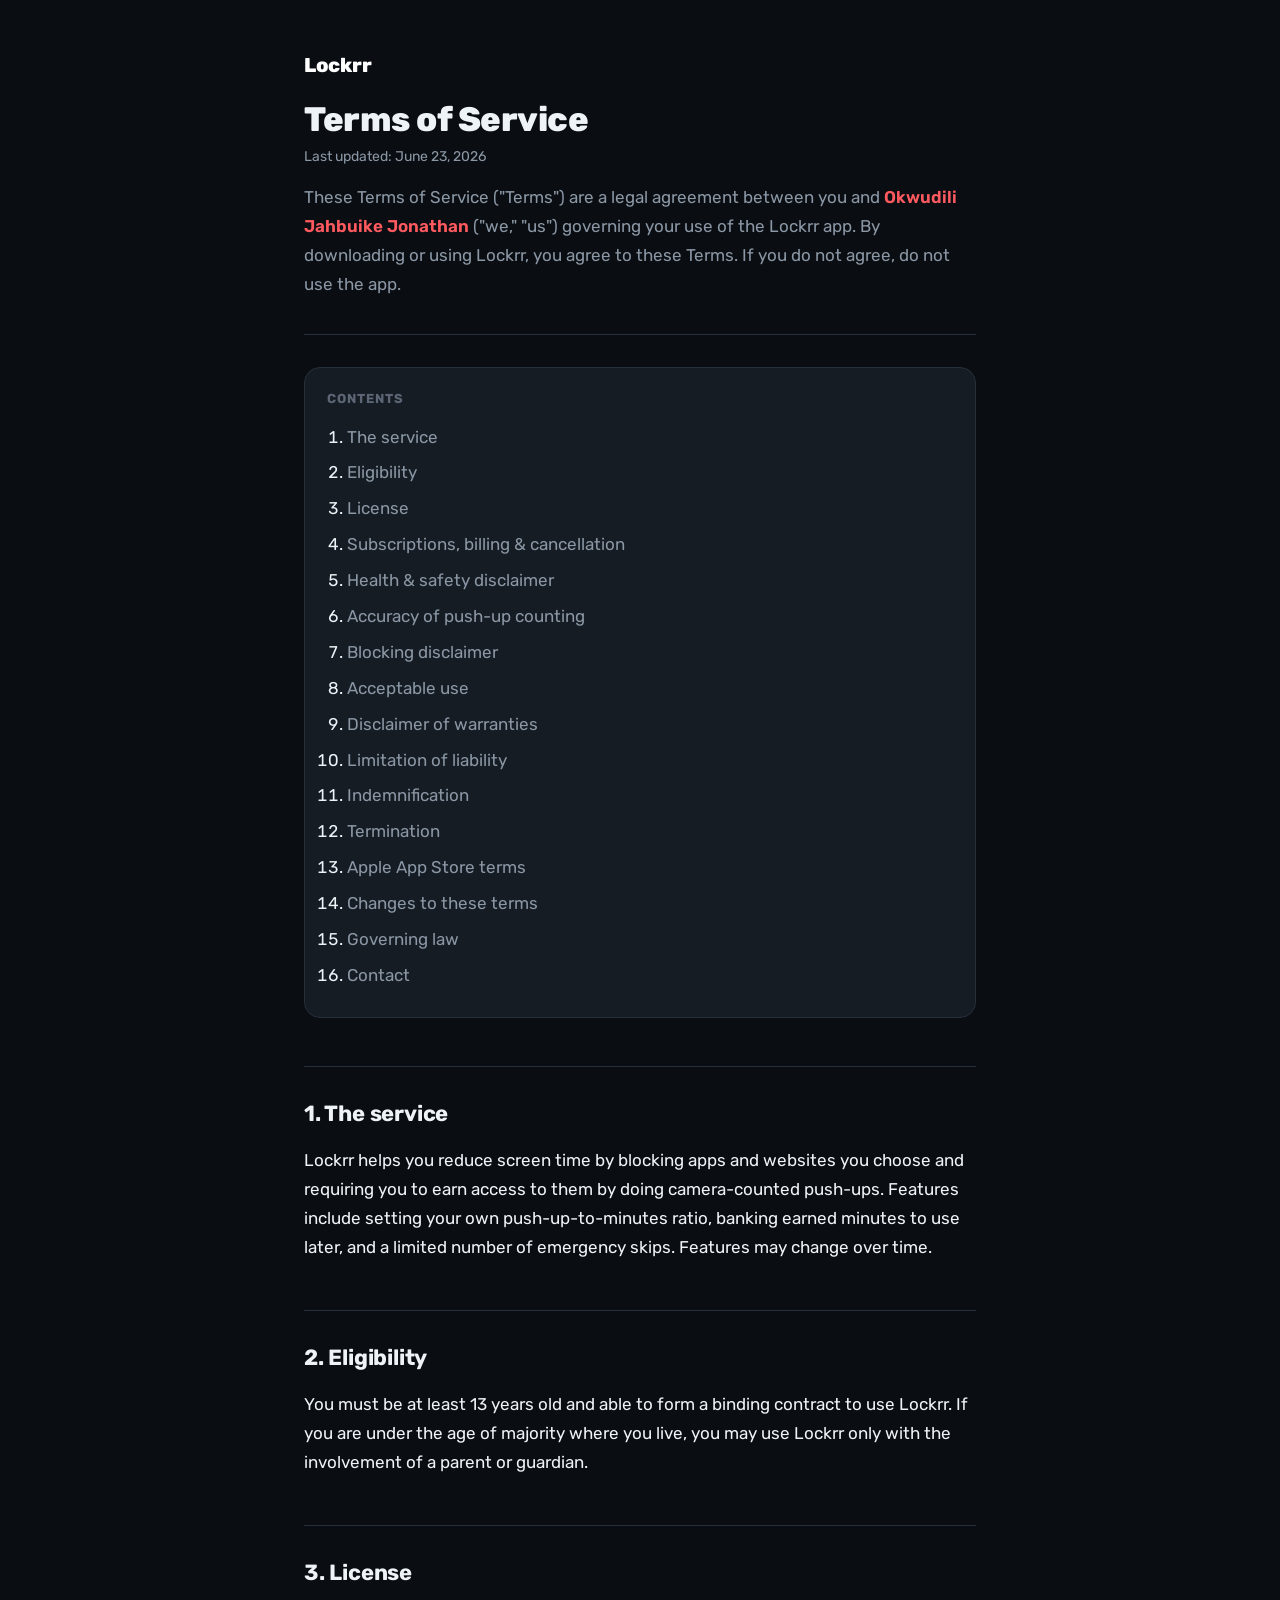
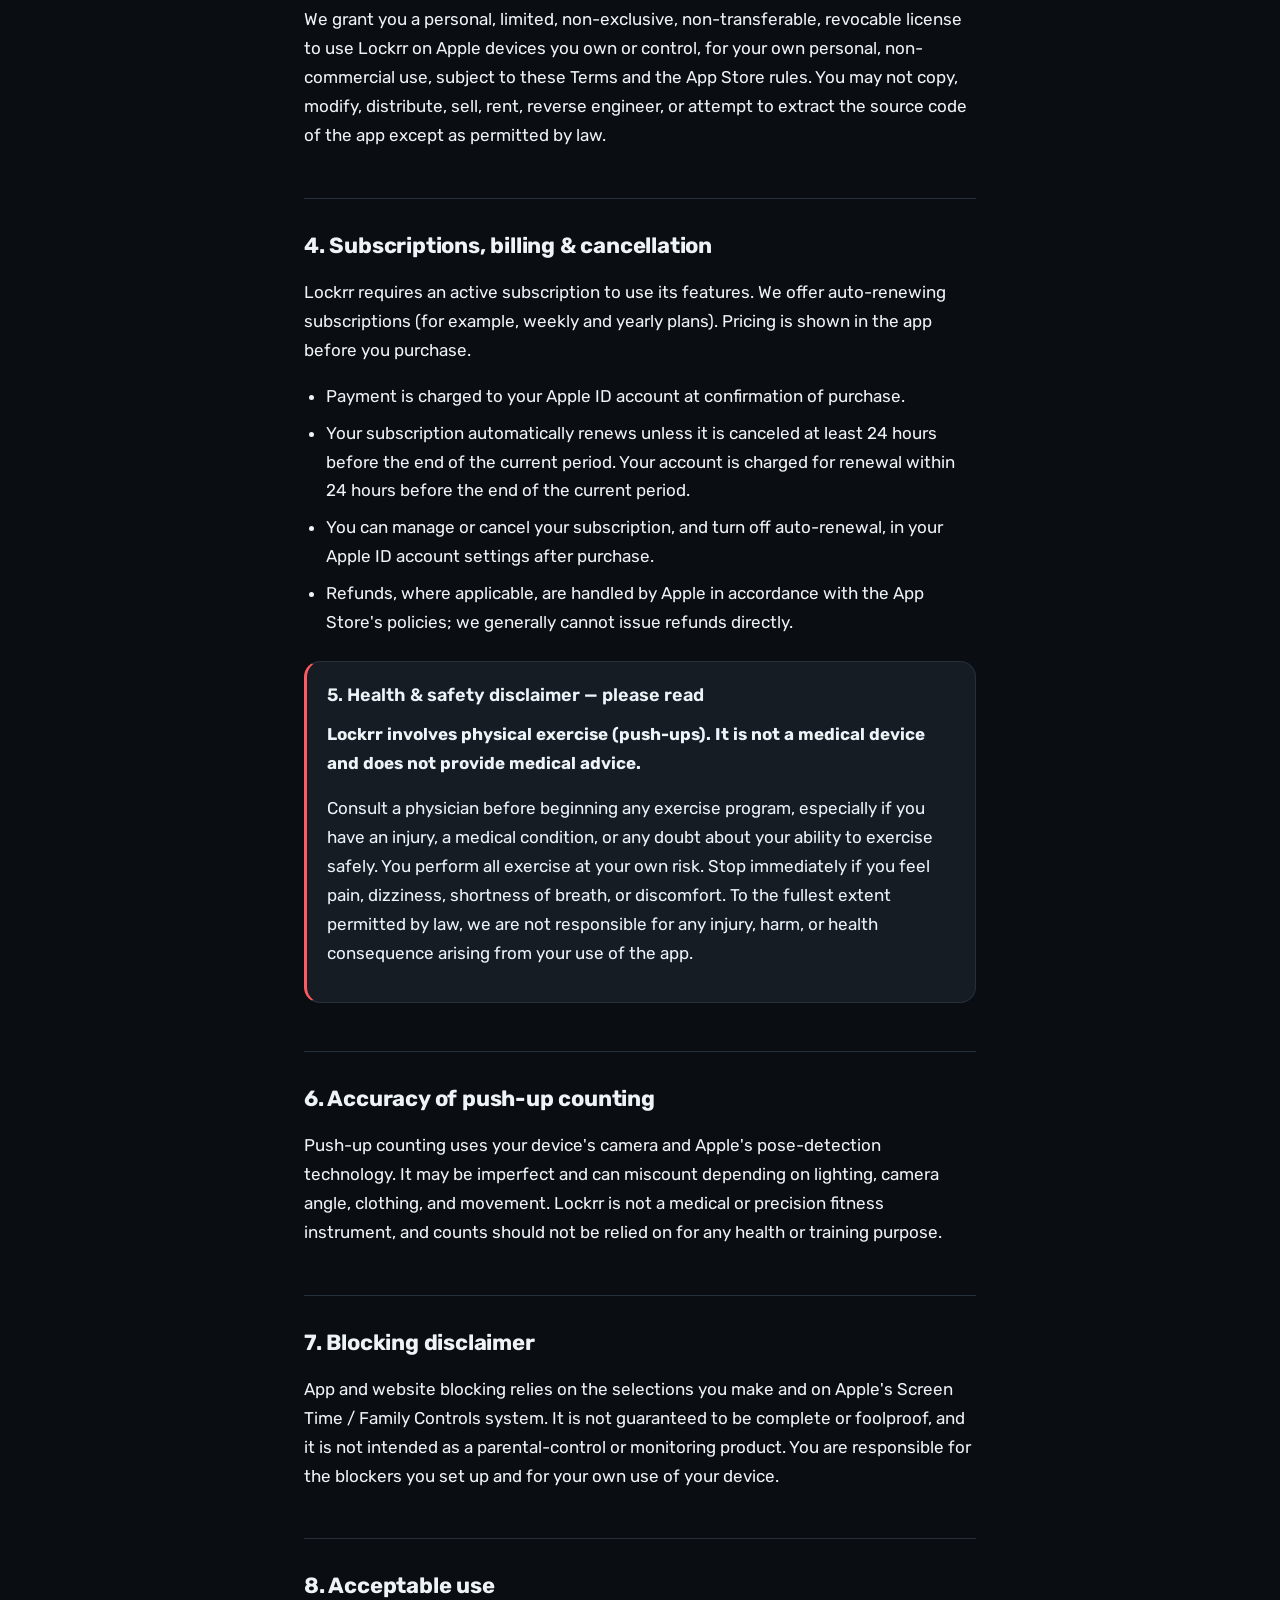
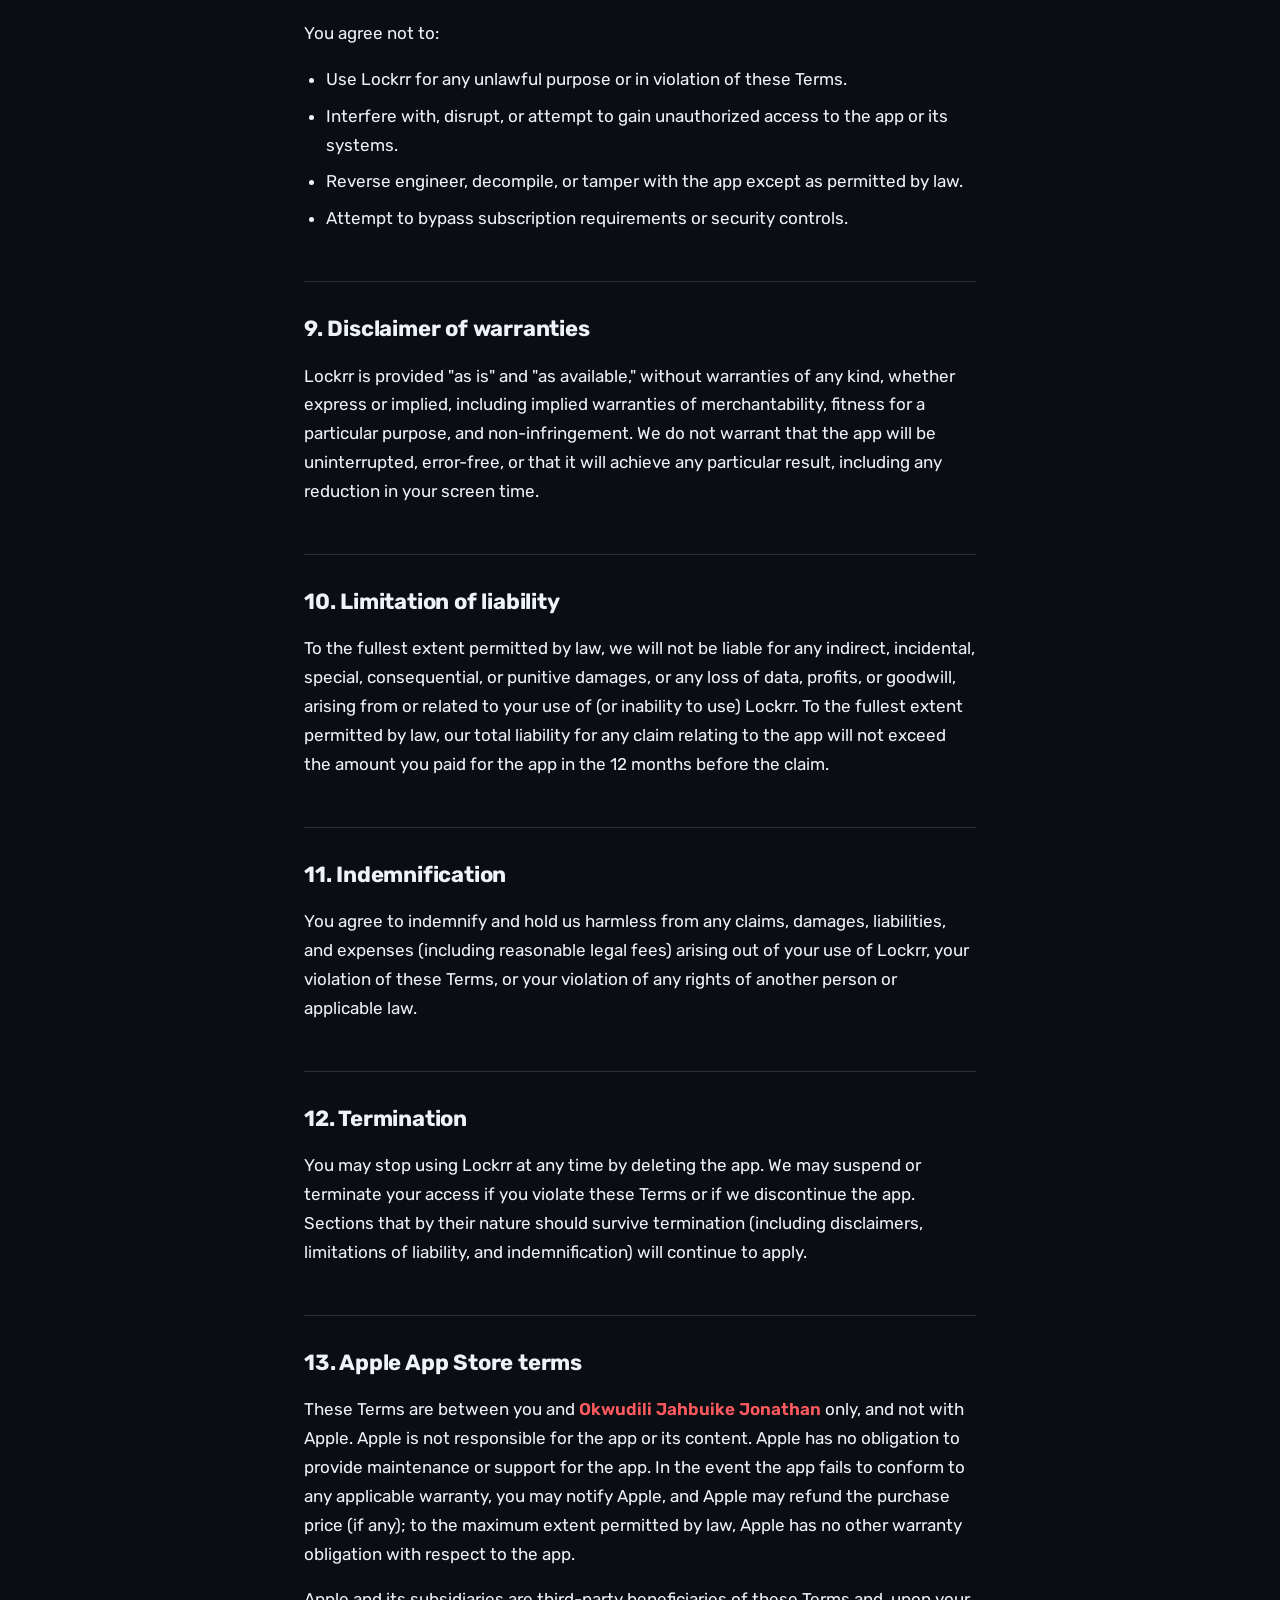
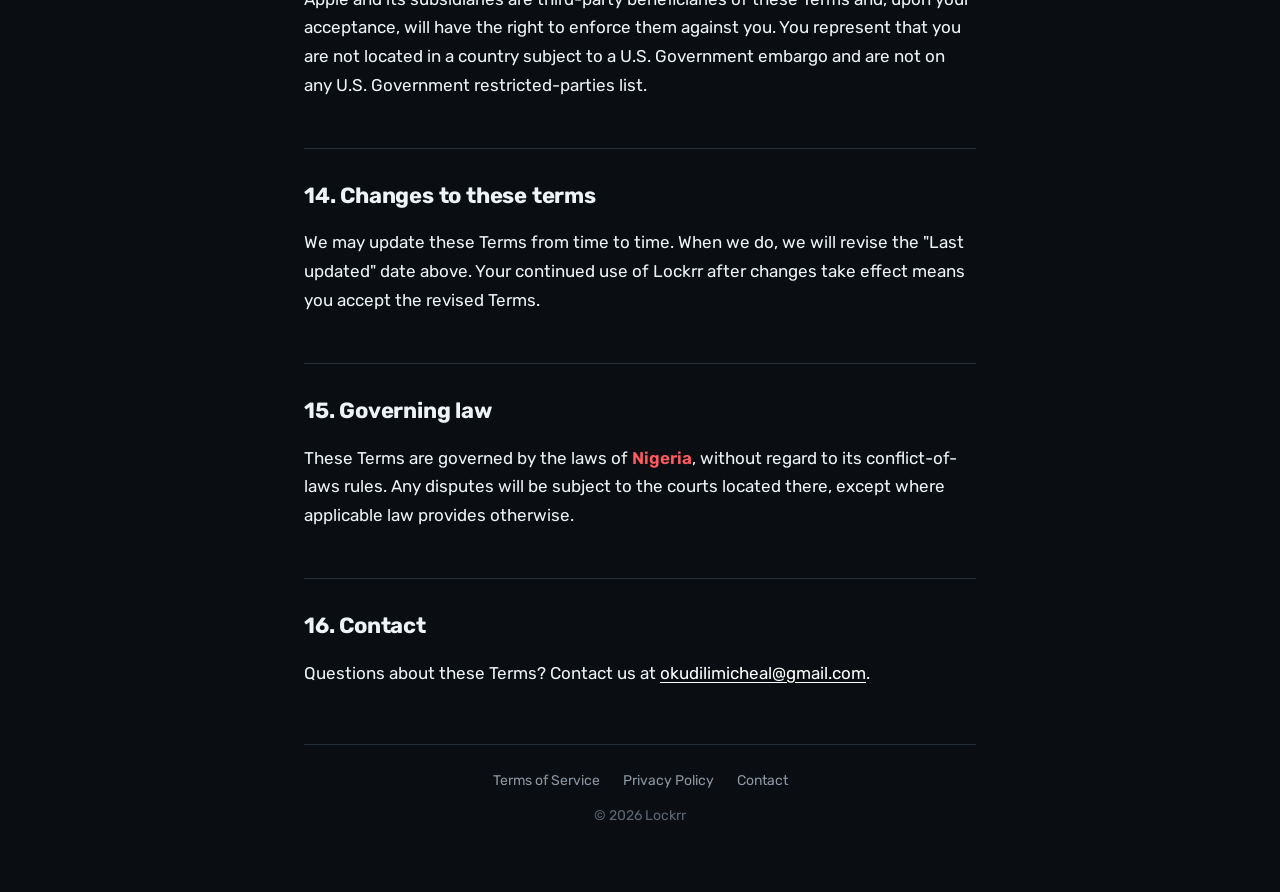
<file: terms.html>
<!doctype html>
<html lang="en">
  <head>
    <meta charset="utf-8" />
    <meta name="viewport" content="width=device-width, initial-scale=1" />
    <title>Terms of Service · Lockrr</title>
    <meta
      name="description"
      content="Lockrr's Terms of Service and End User License Agreement, including subscription terms and an important health & safety disclaimer." />
    <link rel="preconnect" href="https://fonts.googleapis.com" />
    <link rel="preconnect" href="https://fonts.gstatic.com" crossorigin />
    <link
      href="https://fonts.googleapis.com/css2?family=Rubik:wght@400;500;600;700;800&display=swap"
      rel="stylesheet" />
    <link rel="stylesheet" href="styles.css" />
  </head>
  <body>
    <div class="wrap">
      <header class="site-header">
        <a class="wordmark" href="https://www.lockrr.fun/">Lockrr</a>
        <h1 class="page-title">Terms of Service</h1>
        <p class="updated">Last updated: June 23, 2026</p>
        <p class="lead">
          These Terms of Service ("Terms") are a legal agreement between you and
          <span class="placeholder">Okwudili Jahbuike Jonathan</span> ("we,"
          "us") governing your use of the Lockrr app. By downloading or using
          Lockrr, you agree to these Terms. If you do not agree, do not use the
          app.
        </p>
      </header>

      <nav class="toc" aria-label="Table of contents">
        <h2>Contents</h2>
        <ol>
          <li><a href="#service">The service</a></li>
          <li><a href="#eligibility">Eligibility</a></li>
          <li><a href="#license">License</a></li>
          <li><a href="#subscriptions">Subscriptions, billing &amp; cancellation</a></li>
          <li><a href="#health">Health &amp; safety disclaimer</a></li>
          <li><a href="#accuracy">Accuracy of push-up counting</a></li>
          <li><a href="#blocking">Blocking disclaimer</a></li>
          <li><a href="#use">Acceptable use</a></li>
          <li><a href="#warranties">Disclaimer of warranties</a></li>
          <li><a href="#liability">Limitation of liability</a></li>
          <li><a href="#indemnification">Indemnification</a></li>
          <li><a href="#termination">Termination</a></li>
          <li><a href="#apple">Apple App Store terms</a></li>
          <li><a href="#changes">Changes to these terms</a></li>
          <li><a href="#law">Governing law</a></li>
          <li><a href="#contact">Contact</a></li>
        </ol>
      </nav>

      <main>
        <section>
          <h2 id="service">1. The service</h2>
          <p>
            Lockrr helps you reduce screen time by blocking apps and websites you
            choose and requiring you to earn access to them by doing
            camera-counted push-ups. Features include setting your own
            push-up-to-minutes ratio, banking earned minutes to use later, and a
            limited number of emergency skips. Features may change over time.
          </p>
        </section>

        <section>
          <h2 id="eligibility">2. Eligibility</h2>
          <p>
            You must be at least 13 years old and able to form a binding contract
            to use Lockrr. If you are under the age of majority where you live,
            you may use Lockrr only with the involvement of a parent or guardian.
          </p>
        </section>

        <section>
          <h2 id="license">3. License</h2>
          <p>
            We grant you a personal, limited, non-exclusive, non-transferable,
            revocable license to use Lockrr on Apple devices you own or control,
            for your own personal, non-commercial use, subject to these Terms and
            the App Store rules. You may not copy, modify, distribute, sell,
            rent, reverse engineer, or attempt to extract the source code of the
            app except as permitted by law.
          </p>
        </section>

        <section>
          <h2 id="subscriptions">4. Subscriptions, billing &amp; cancellation</h2>
          <p>
            Lockrr requires an active subscription to use its features. We offer
            auto-renewing subscriptions (for example, weekly and yearly plans).
            Pricing is shown in the app before you purchase.
          </p>
          <ul>
            <li>
              Payment is charged to your Apple ID account at confirmation of
              purchase.
            </li>
            <li>
              Your subscription automatically renews unless it is canceled at
              least 24 hours before the end of the current period. Your account
              is charged for renewal within 24 hours before the end of the
              current period.
            </li>
            <li>
              You can manage or cancel your subscription, and turn off
              auto-renewal, in your Apple ID account settings after purchase.
            </li>
            <li>
              Refunds, where applicable, are handled by Apple in accordance with
              the App Store's policies; we generally cannot issue refunds
              directly.
            </li>
          </ul>
        </section>

        <section>
          <div class="callout">
            <h3 id="health">5. Health &amp; safety disclaimer — please read</h3>
            <p>
              <strong>
                Lockrr involves physical exercise (push-ups). It is not a medical
                device and does not provide medical advice.
              </strong>
            </p>
            <p>
              Consult a physician before beginning any exercise program,
              especially if you have an injury, a medical condition, or any doubt
              about your ability to exercise safely. You perform all exercise at
              your own risk. Stop immediately if you feel pain, dizziness,
              shortness of breath, or discomfort. To the fullest extent permitted
              by law, we are not responsible for any injury, harm, or health
              consequence arising from your use of the app.
            </p>
          </div>
        </section>

        <section>
          <h2 id="accuracy">6. Accuracy of push-up counting</h2>
          <p>
            Push-up counting uses your device's camera and Apple's pose-detection
            technology. It may be imperfect and can miscount depending on
            lighting, camera angle, clothing, and movement. Lockrr is not a
            medical or precision fitness instrument, and counts should not be
            relied on for any health or training purpose.
          </p>
        </section>

        <section>
          <h2 id="blocking">7. Blocking disclaimer</h2>
          <p>
            App and website blocking relies on the selections you make and on
            Apple's Screen Time / Family Controls system. It is not guaranteed to
            be complete or foolproof, and it is not intended as a parental-control
            or monitoring product. You are responsible for the blockers you set
            up and for your own use of your device.
          </p>
        </section>

        <section>
          <h2 id="use">8. Acceptable use</h2>
          <p>You agree not to:</p>
          <ul>
            <li>Use Lockrr for any unlawful purpose or in violation of these Terms.</li>
            <li>
              Interfere with, disrupt, or attempt to gain unauthorized access to
              the app or its systems.
            </li>
            <li>
              Reverse engineer, decompile, or tamper with the app except as
              permitted by law.
            </li>
            <li>Attempt to bypass subscription requirements or security controls.</li>
          </ul>
        </section>

        <section>
          <h2 id="warranties">9. Disclaimer of warranties</h2>
          <p>
            Lockrr is provided "as is" and "as available," without warranties of
            any kind, whether express or implied, including implied warranties of
            merchantability, fitness for a particular purpose, and
            non-infringement. We do not warrant that the app will be
            uninterrupted, error-free, or that it will achieve any particular
            result, including any reduction in your screen time.
          </p>
        </section>

        <section>
          <h2 id="liability">10. Limitation of liability</h2>
          <p>
            To the fullest extent permitted by law, we will not be liable for any
            indirect, incidental, special, consequential, or punitive damages, or
            any loss of data, profits, or goodwill, arising from or related to
            your use of (or inability to use) Lockrr. To the fullest extent
            permitted by law, our total liability for any claim relating to the
            app will not exceed the amount you paid for the app in the 12 months
            before the claim.
          </p>
        </section>

        <section>
          <h2 id="indemnification">11. Indemnification</h2>
          <p>
            You agree to indemnify and hold us harmless from any claims, damages,
            liabilities, and expenses (including reasonable legal fees) arising
            out of your use of Lockrr, your violation of these Terms, or your
            violation of any rights of another person or applicable law.
          </p>
        </section>

        <section>
          <h2 id="termination">12. Termination</h2>
          <p>
            You may stop using Lockrr at any time by deleting the app. We may
            suspend or terminate your access if you violate these Terms or if we
            discontinue the app. Sections that by their nature should survive
            termination (including disclaimers, limitations of liability, and
            indemnification) will continue to apply.
          </p>
        </section>

        <section>
          <h2 id="apple">13. Apple App Store terms</h2>
          <p>
            These Terms are between you and
            <span class="placeholder">Okwudili Jahbuike Jonathan</span> only,
            and not with Apple. Apple is not responsible for the app or its
            content. Apple has no obligation to provide maintenance or support for
            the app. In the event the app fails to conform to any applicable
            warranty, you may notify Apple, and Apple may refund the purchase
            price (if any); to the maximum extent permitted by law, Apple has no
            other warranty obligation with respect to the app.
          </p>
          <p>
            Apple and its subsidiaries are third-party beneficiaries of these
            Terms and, upon your acceptance, will have the right to enforce them
            against you. You represent that you are not located in a country
            subject to a U.S. Government embargo and are not on any U.S.
            Government restricted-parties list.
          </p>
        </section>

        <section>
          <h2 id="changes">14. Changes to these terms</h2>
          <p>
            We may update these Terms from time to time. When we do, we will
            revise the "Last updated" date above. Your continued use of Lockrr
            after changes take effect means you accept the revised Terms.
          </p>
        </section>

        <section>
          <h2 id="law">15. Governing law</h2>
          <p>
            These Terms are governed by the laws of
            <span class="placeholder">Nigeria</span>, without
            regard to its conflict-of-laws rules. Any disputes will be subject to
            the courts located there, except where applicable law provides
            otherwise.
          </p>
        </section>

        <section>
          <h2 id="contact">16. Contact</h2>
          <p>
            Questions about these Terms? Contact us at
            <a href="mailto:okudilimicheal@gmail.com">okudilimicheal@gmail.com</a>.
          </p>
        </section>
      </main>

      <footer class="site-footer">
        <nav>
          <a href="terms.html">Terms of Service</a>
          <a href="privacy.html">Privacy Policy</a>
          <a href="mailto:okudilimicheal@gmail.com">Contact</a>
        </nav>
        <p class="copy">© 2026 Lockrr</p>
      </footer>
    </div>
  </body>
</html>
</file>
<file: styles.css>
/* Lockrr legal pages — dark, monochrome, white accent, Rubik. Shared by
   terms.html and privacy.html. */
:root {
  --bg: #0a0e12;
  --surface: #151c24;
  --surface-alt: #1b232d;
  --border: #26303b;
  --text: #eef3f7;
  --text-secondary: #8b97a5;
  --text-muted: #5c6675;
  --accent: #ffffff;
  --danger: #ff5a5f;
  --radius: 16px;
  --maxw: 720px;
}

* {
  box-sizing: border-box;
}

html {
  scroll-behavior: smooth;
  scroll-padding-top: 24px;
  -webkit-text-size-adjust: 100%;
}

body {
  margin: 0;
  background: var(--bg);
  color: var(--text);
  font-family: "Rubik", system-ui, -apple-system, "Segoe UI", sans-serif;
  font-size: 1.0625rem; /* 17px */
  line-height: 1.7;
  font-weight: 400;
}

.wrap {
  max-width: var(--maxw);
  margin: 0 auto;
  padding: 48px 24px;
}

/* Header */
.site-header {
  border-bottom: 1px solid var(--border);
  padding-bottom: 20px;
  margin-bottom: 8px;
}
.wordmark {
  font-weight: 800;
  font-size: 1.25rem;
  letter-spacing: -0.3px;
  color: var(--accent);
  text-decoration: none;
}
.page-title {
  font-size: 2.125rem;
  font-weight: 800;
  letter-spacing: -0.5px;
  margin: 18px 0 6px;
  line-height: 1.15;
}
.updated {
  color: var(--text-secondary);
  font-size: 0.875rem;
  margin: 0;
}

/* Table of contents */
.toc {
  background: var(--surface);
  border: 1px solid var(--border);
  border-radius: var(--radius);
  padding: 20px 22px;
  margin: 32px 0;
}
.toc h2 {
  font-size: 0.8125rem;
  text-transform: uppercase;
  letter-spacing: 0.08em;
  color: var(--text-muted);
  margin: 0 0 12px;
  padding: 0;
  border: 0;
}
.toc ol {
  margin: 0;
  padding-left: 20px;
}
.toc li {
  margin: 7px 0;
}
.toc a {
  color: var(--text-secondary);
  text-decoration: none;
}
.toc a:hover {
  color: var(--accent);
}

/* Headings & body */
h2 {
  font-size: 1.375rem;
  font-weight: 700;
  letter-spacing: -0.2px;
  margin: 48px 0 14px;
  padding-top: 28px;
  border-top: 1px solid var(--border);
}
h3 {
  font-size: 1.125rem;
  font-weight: 600;
  margin: 28px 0 10px;
}
p {
  margin: 0 0 16px;
}
a {
  color: var(--accent);
  text-decoration: underline;
  text-underline-offset: 3px;
}
a:hover {
  opacity: 0.8;
}
ul,
ol.body {
  padding-left: 22px;
}
li {
  margin: 8px 0;
}
strong {
  font-weight: 700;
}
.lead {
  color: var(--text-secondary);
  margin-top: 14px;
}
.placeholder {
  color: var(--danger);
  font-weight: 600;
}

/* Health / important callout */
.callout {
  background: var(--surface);
  border: 1px solid var(--border);
  border-left: 3px solid var(--danger);
  border-radius: var(--radius);
  padding: 18px 20px;
  margin: 24px 0;
}
.callout h3 {
  margin-top: 0;
}

/* Inline email / code */
code,
.mono {
  background: var(--surface-alt);
  padding: 2px 6px;
  border-radius: 6px;
  font-family: ui-monospace, SFMono-Regular, Menlo, monospace;
  font-size: 0.9em;
}

/* Footer */
.site-footer {
  border-top: 1px solid var(--border);
  margin-top: 56px;
  padding-top: 24px;
  text-align: center;
  color: var(--text-muted);
  font-size: 0.875rem;
}
.site-footer a {
  color: var(--text-secondary);
  text-decoration: none;
  margin: 0 10px;
}
.site-footer a:hover {
  color: var(--accent);
}
.site-footer .copy {
  margin-top: 12px;
}

@media (prefers-reduced-motion: reduce) {
  html {
    scroll-behavior: auto;
  }
}

@media (max-width: 480px) {
  .wrap {
    padding: 32px 20px;
  }
  .page-title {
    font-size: 1.75rem;
  }
}
</file>
